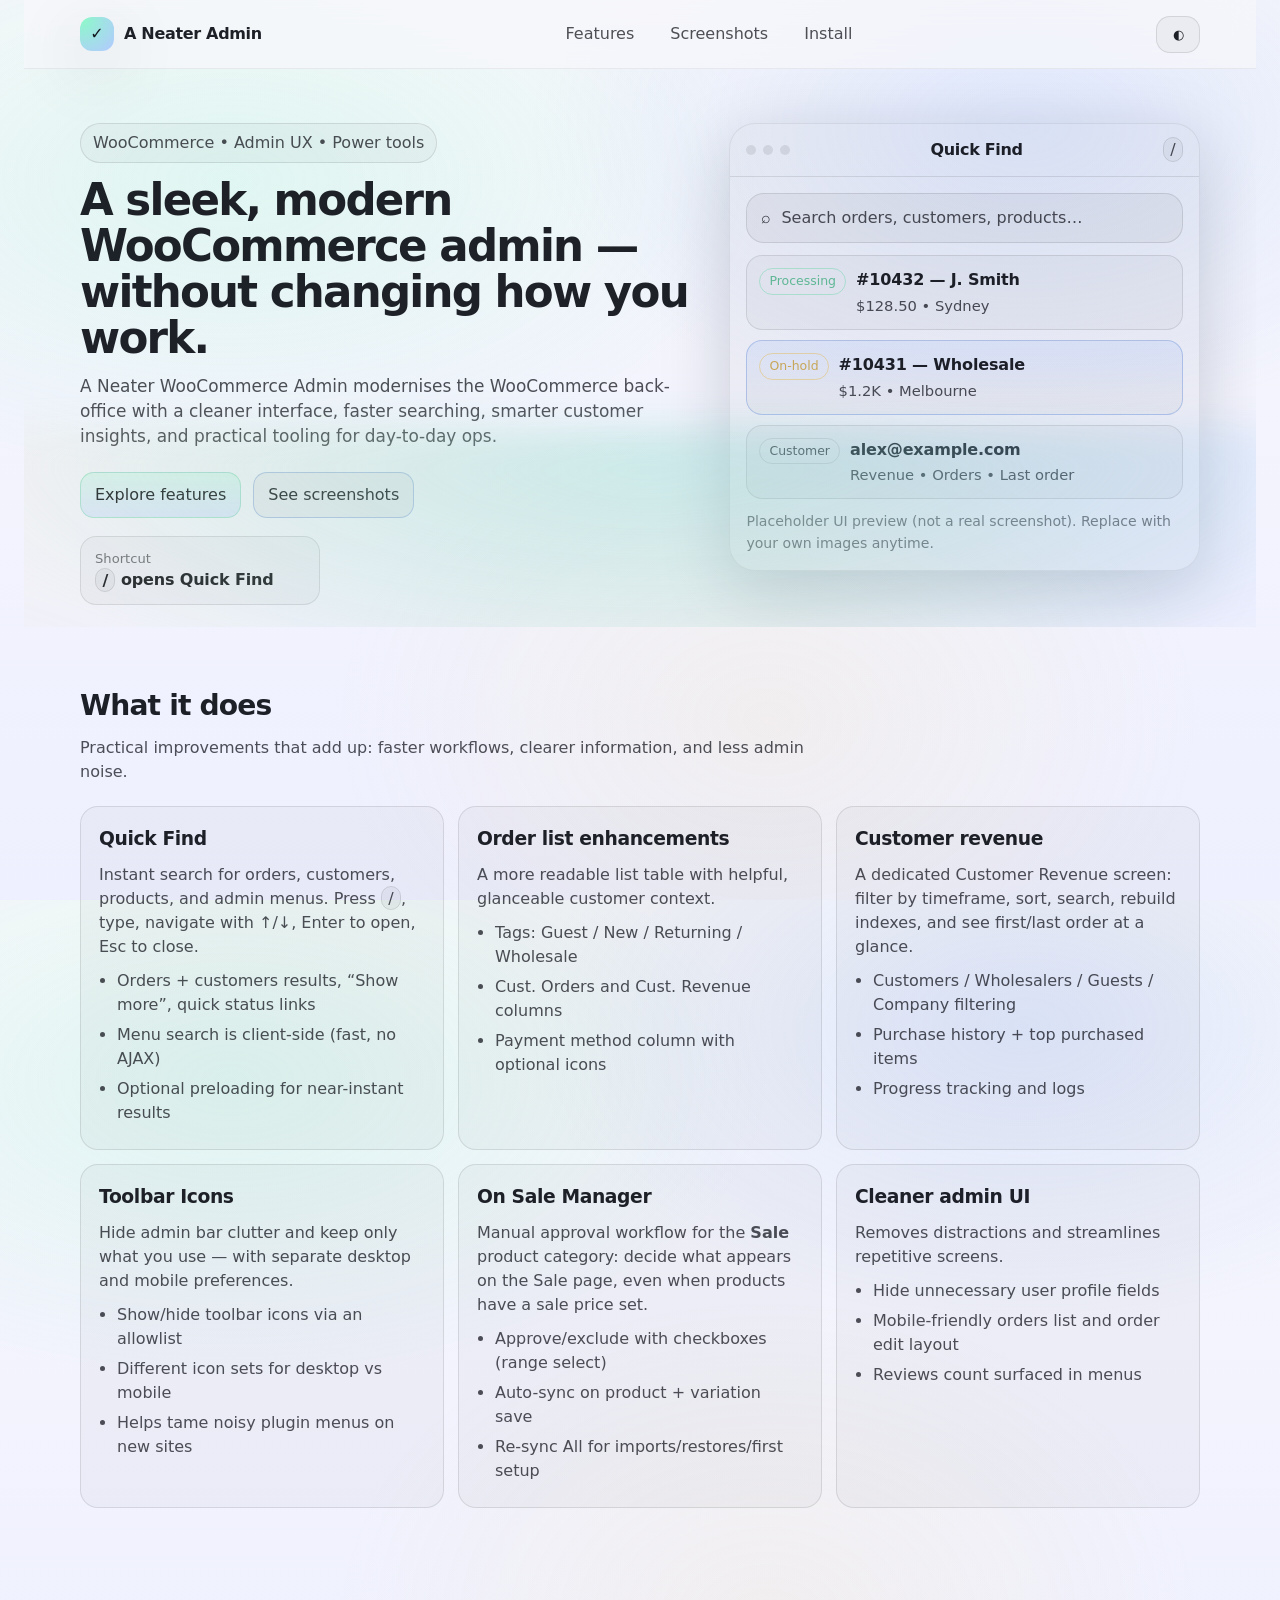
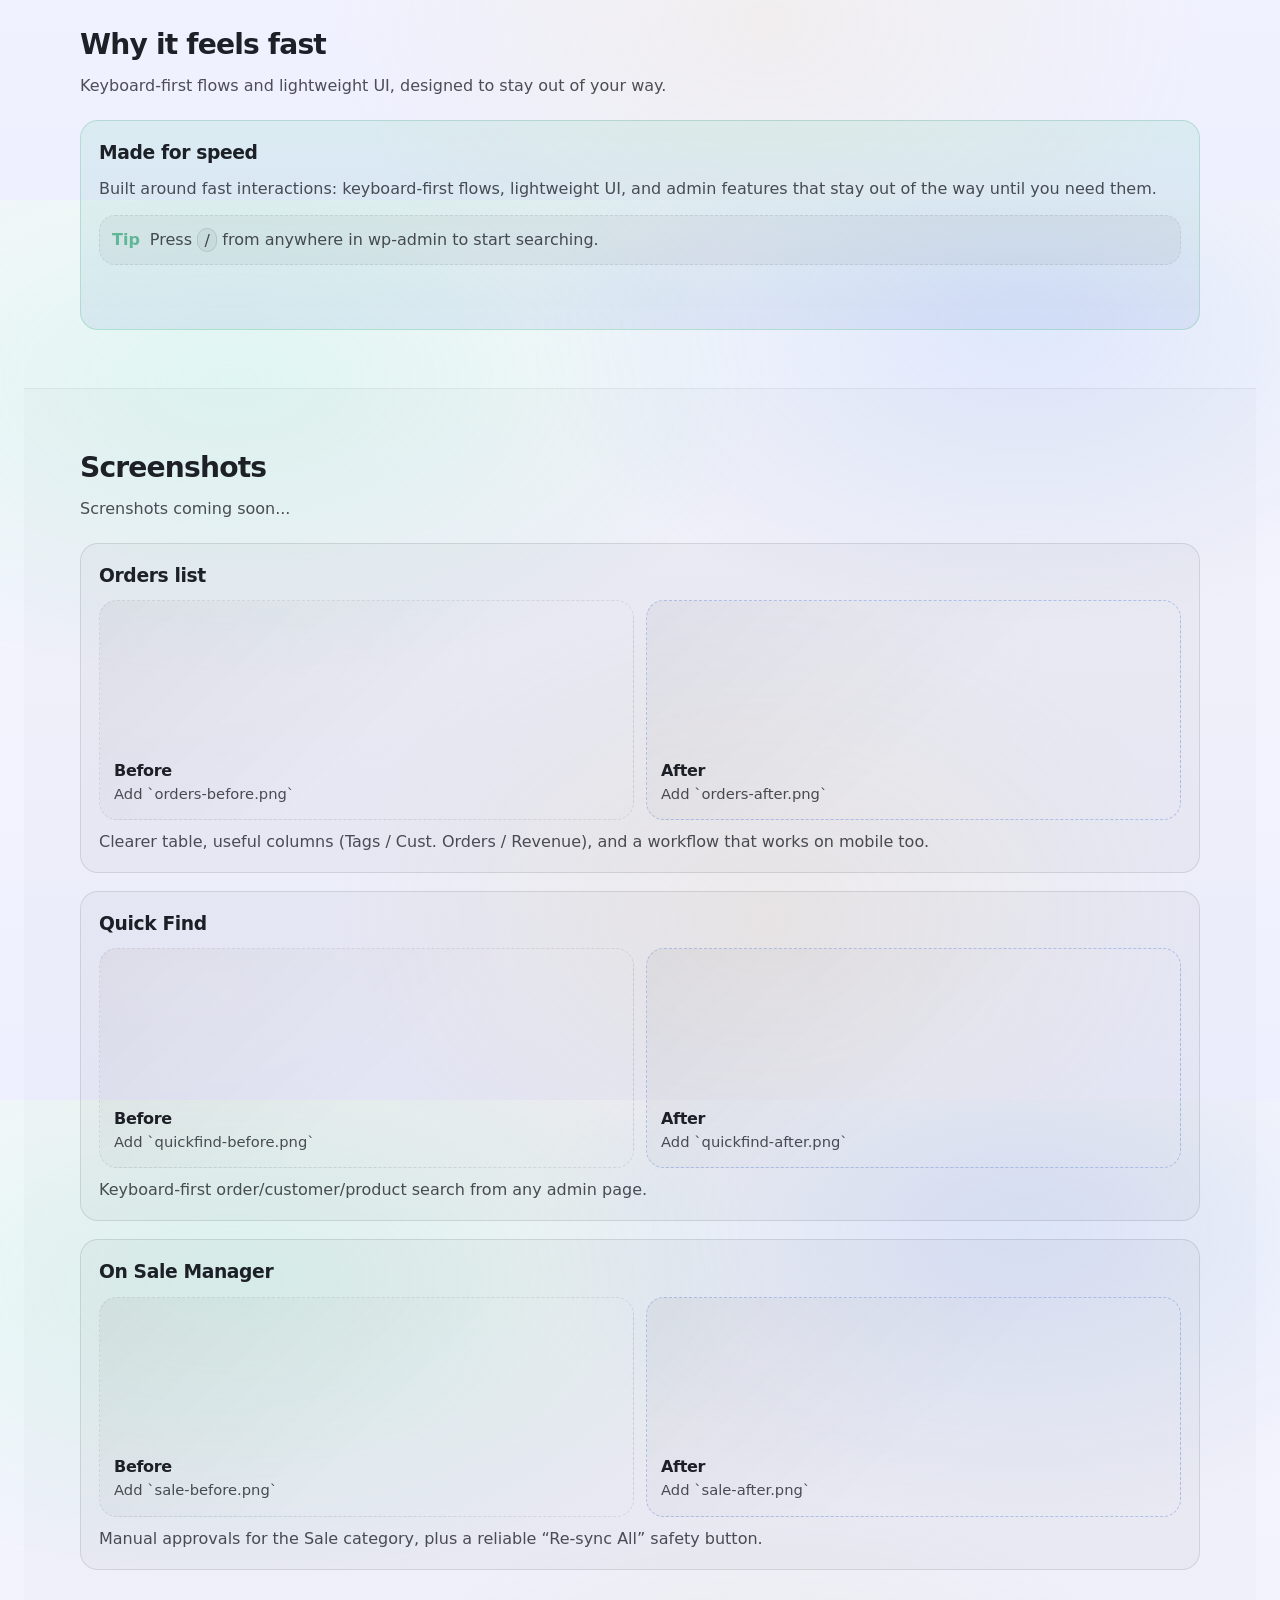
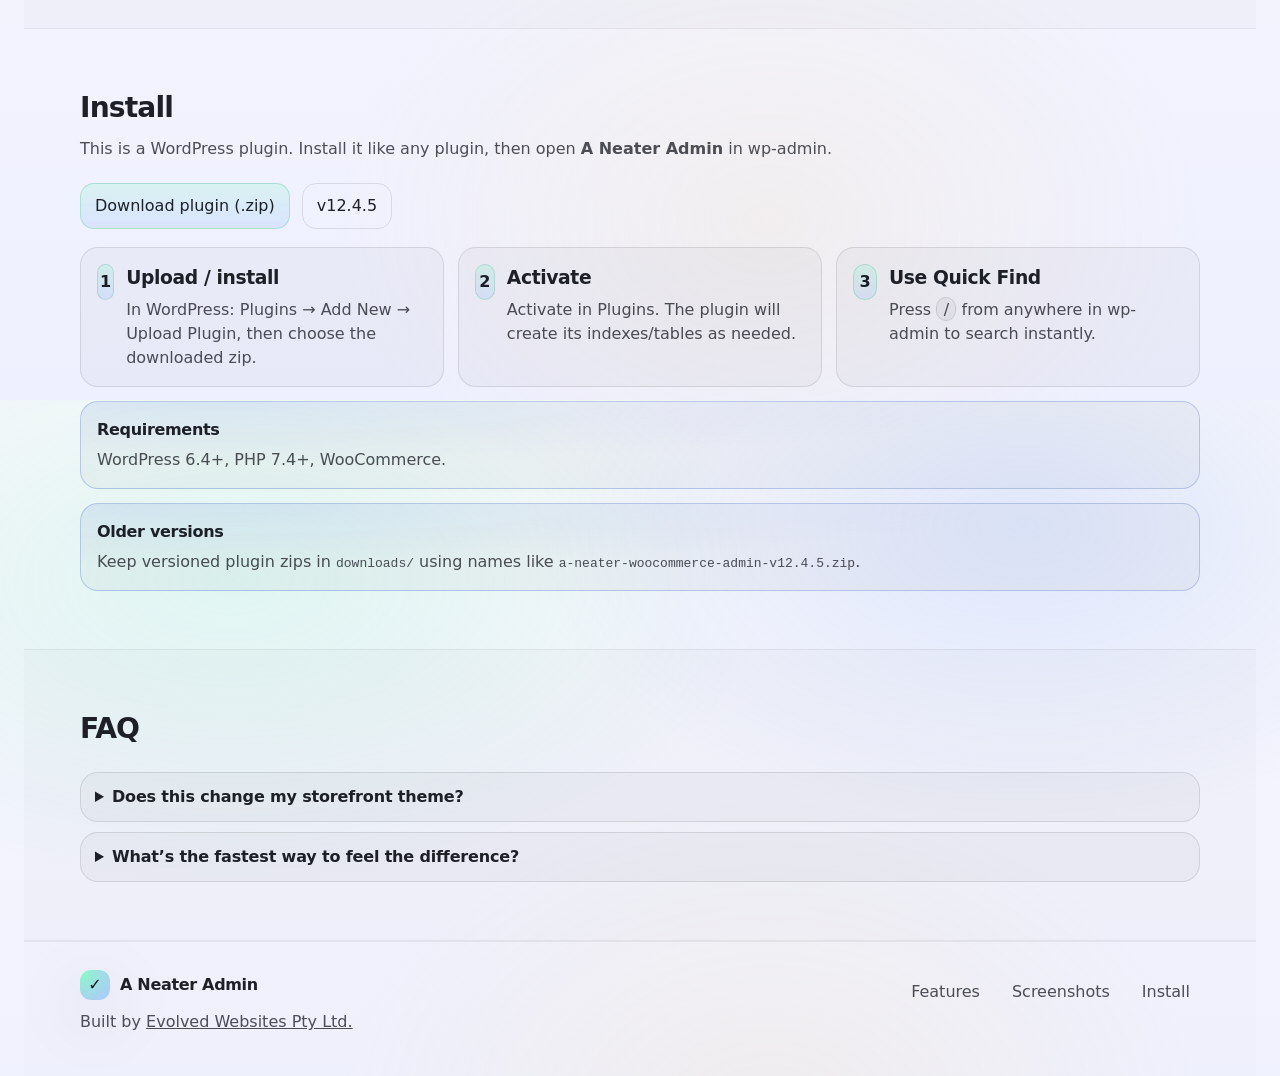
<file: index.html>
<!doctype html>
<html lang="en">
  <head>
    <meta charset="utf-8" />
    <meta name="viewport" content="width=device-width,initial-scale=1" />
    <meta name="color-scheme" content="light dark" />
    <title>A Neater WooCommerce Admin — Free WordPress plugin for a modern WooCommerce admin</title>
    <meta
      name="description"
      content="A Neater WooCommerce Admin modernises the WooCommerce admin with a clean interface, smart customer insights, lightning-fast order search, and manual control over the Sale category."
    />

    <meta property="og:title" content="A Neater WooCommerce Admin — Free WordPress plugin" />
    <meta
      property="og:description"
      content="Modern WooCommerce admin UX: Quick Find, customer revenue insights, order list enhancements, and On Sale Manager."
    />
    <meta property="og:type" content="website" />

    <link rel="icon" href="./favicon.svg" type="image/svg+xml" />
    <link rel="stylesheet" href="./assets/styles.css?v=1.0.0" />
  </head>
  <body>
    <a class="skip" href="#main">Skip to content</a>

    <header class="topbar" role="banner">
      <div class="container topbar__inner">
        <a class="brand" href="./" aria-label="A Neater WooCommerce Admin home">
          <span class="brand__mark" aria-hidden="true">✓</span>
          <span class="brand__text">A Neater Admin</span>
        </a>

        <nav class="nav" aria-label="Primary">
          <a class="nav__link" href="#features">Features</a>
          <a class="nav__link" href="#before-after">Screenshots</a>
          <a class="nav__link" href="#install">Install</a>
        </nav>

        <div class="topbar__cta">
          <div class="topbar__cta--mobile">
            <button class="btn btn--icon" type="button" data-theme-toggle aria-label="Toggle theme">
              <span aria-hidden="true">◐</span>
            </button>
            <a class="btn btn--ghost topbar__cta-download" href="#install">Download</a>
          </div>

        <details class="navm" aria-label="Mobile menu">
          <summary class="btn btn--ghost navm__btn" aria-label="Open menu">Menu</summary>
          <div class="navm__panel" role="menu">
            <a class="navm__link" href="#features" role="menuitem">Features</a>
            <a class="navm__link" href="#before-after" role="menuitem">Screenshots</a>
            <a class="navm__link" href="#install" role="menuitem">Install</a>
          </div>
        </details>
      </div>
    </header>

    <main id="main" class="main" role="main">
      <section class="hero">
        <div class="container hero__inner">
          <div class="hero__copy">
            <p class="pill">WooCommerce • Admin UX • Power tools</p>
            <h1 class="hero__title">
              A sleek, modern WooCommerce admin — without changing how you work.
            </h1>
            <p class="hero__subtitle">
              A Neater WooCommerce Admin modernises the WooCommerce back-office with a cleaner interface, faster
              searching, smarter customer insights, and practical tooling for day-to-day ops.
            </p>

            <div class="hero__actions">
              <a class="btn btn--primary" href="#features">Explore features</a>
              <a class="btn btn--secondary" href="#before-after">See screenshots</a>
            </div>

            <dl class="hero__meta" aria-label="Quick shortcut">
              <div class="hero__metaItem">
                <dt>Shortcut</dt>
                <dd><kbd>/</kbd> opens Quick Find</dd>
              </div>
            </dl>
          </div>

          <div class="hero__card" aria-label="Quick Find preview">
            <div class="glass">
              <div class="glass__top">
                <div class="dots" aria-hidden="true">
                  <span></span><span></span><span></span>
                </div>
                <div class="glass__title">Quick Find</div>
                <div class="glass__hint"><kbd>/</kbd></div>
              </div>
              <div class="glass__body">
                <div class="search">
                  <div class="search__icon" aria-hidden="true">⌕</div>
                  <div class="search__input" aria-hidden="true">Search orders, customers, products…</div>
                </div>
                <ul class="results" aria-hidden="true">
                  <li class="results__item">
                    <span class="tag tag--ok">Processing</span>
                    <span class="results__main">#10432 — J. Smith</span>
                    <span class="results__sub">$128.50 • Sydney</span>
                  </li>
                  <li class="results__item results__item--active">
                    <span class="tag tag--warn">On-hold</span>
                    <span class="results__main">#10431 — Wholesale</span>
                    <span class="results__sub">$1.2K • Melbourne</span>
                  </li>
                  <li class="results__item">
                    <span class="tag">Customer</span>
                    <span class="results__main">alex@example.com</span>
                    <span class="results__sub">Revenue • Orders • Last order</span>
                  </li>
                </ul>
                <p class="micro">
                  Placeholder UI preview (not a real screenshot). Replace with your own images anytime.
                </p>
              </div>
            </div>
          </div>
        </div>
        <div class="hero__bg" aria-hidden="true"></div>
      </section>

      <section id="features" class="section">
        <div class="container">
          <header class="section__head">
            <h2 class="section__title">What it does</h2>
            <p class="section__lede">
              Practical improvements that add up: faster workflows, clearer information, and less admin noise.
            </p>
          </header>

          <div class="grid">
            <article class="card">
              <h3 class="card__title">Quick Find</h3>
              <p class="card__copy">
                Instant search for orders, customers, products, and admin menus. Press <kbd>/</kbd>, type, navigate with
                ↑/↓, Enter to open, Esc to close.
              </p>
              <ul class="card__list">
                <li>Orders + customers results, “Show more”, quick status links</li>
                <li>Menu search is client-side (fast, no AJAX)</li>
                <li>Optional preloading for near-instant results</li>
              </ul>
            </article>

            <article class="card">
              <h3 class="card__title">Order list enhancements</h3>
              <p class="card__copy">
                A more readable list table with helpful, glanceable customer context.
              </p>
              <ul class="card__list">
                <li>Tags: Guest / New / Returning / Wholesale</li>
                <li>Cust. Orders and Cust. Revenue columns</li>
                <li>Payment method column with optional icons</li>
              </ul>
            </article>

            <article class="card">
              <h3 class="card__title">Customer revenue</h3>
              <p class="card__copy">
                A dedicated Customer Revenue screen: filter by timeframe, sort, search, rebuild indexes, and see first/last
                order at a glance.
              </p>
              <ul class="card__list">
                <li>Customers / Wholesalers / Guests / Company filtering</li>
                <li>Purchase history + top purchased items</li>
                <li>Progress tracking and logs</li>
              </ul>
            </article>

            <article class="card">
              <h3 class="card__title">Toolbar Icons</h3>
              <p class="card__copy">
                Hide admin bar clutter and keep only what you use — with separate desktop and mobile preferences.
              </p>
              <ul class="card__list">
                <li>Show/hide toolbar icons via an allowlist</li>
                <li>Different icon sets for desktop vs mobile</li>
                <li>Helps tame noisy plugin menus on new sites</li>
              </ul>
            </article>

            <article class="card">
              <h3 class="card__title">On Sale Manager</h3>
              <p class="card__copy">
                Manual approval workflow for the <strong>Sale</strong> product category: decide what appears on the Sale page,
                even when products have a sale price set.
              </p>
              <ul class="card__list">
                <li>Approve/exclude with checkboxes (range select)</li>
                <li>Auto-sync on product + variation save</li>
                <li>Re-sync All for imports/restores/first setup</li>
              </ul>
            </article>

            <article class="card">
              <h3 class="card__title">Cleaner admin UI</h3>
              <p class="card__copy">
                Removes distractions and streamlines repetitive screens.
              </p>
              <ul class="card__list">
                <li>Hide unnecessary user profile fields</li>
                <li>Mobile-friendly orders list and order edit layout</li>
                <li>Reviews count surfaced in menus</li>
              </ul>
            </article>
          </div>
        </div>
      </section>

      <section class="section">
        <div class="container">
          <header class="section__head">
            <h2 class="section__title">Why it feels fast</h2>
            <p class="section__lede">Keyboard-first flows and lightweight UI, designed to stay out of your way.</p>
          </header>

          <article class="card card--accent">
            <h3 class="card__title">Made for speed</h3>
            <p class="card__copy">
              Built around fast interactions: keyboard-first flows, lightweight UI, and admin features that stay out of
              the way until you need them.
            </p>
            <div class="callout">
              <div class="callout__k">Tip</div>
              <div class="callout__v">Press <kbd>/</kbd> from anywhere in wp-admin to start searching.</div>
            </div>
          </article>
        </div>
      </section>

      <section id="before-after" class="section section--alt">
        <div class="container">
          <header class="section__head">
            <h2 class="section__title">Screenshots</h2>
            <p class="section__lede">
              Screnshots coming soon...
            </p>
          </header>

          <div class="ba">
            <article class="ba__item">
              <h3 class="ba__title">Orders list</h3>
              <div class="ba__grid">
                <figure class="shot">
                  <div class="shot__ph" role="img" aria-label="Before screenshot placeholder">
                    <span class="shot__label">Before</span>
                    <span class="shot__hint">Add `orders-before.png`</span>
                  </div>
                </figure>
                <figure class="shot">
                  <div class="shot__ph shot__ph--after" role="img" aria-label="After screenshot placeholder">
                    <span class="shot__label">After</span>
                    <span class="shot__hint">Add `orders-after.png`</span>
                  </div>
                </figure>
              </div>
              <p class="ba__copy">
                Clearer table, useful columns (Tags / Cust. Orders / Revenue), and a workflow that works on mobile too.
              </p>
            </article>

            <article class="ba__item">
              <h3 class="ba__title">Quick Find</h3>
              <div class="ba__grid">
                <figure class="shot">
                  <div class="shot__ph" role="img" aria-label="Before screenshot placeholder">
                    <span class="shot__label">Before</span>
                    <span class="shot__hint">Add `quickfind-before.png`</span>
                  </div>
                </figure>
                <figure class="shot">
                  <div class="shot__ph shot__ph--after" role="img" aria-label="After screenshot placeholder">
                    <span class="shot__label">After</span>
                    <span class="shot__hint">Add `quickfind-after.png`</span>
                  </div>
                </figure>
              </div>
              <p class="ba__copy">
                Keyboard-first order/customer/product search from any admin page.
              </p>
            </article>

            <article class="ba__item">
              <h3 class="ba__title">On Sale Manager</h3>
              <div class="ba__grid">
                <figure class="shot">
                  <div class="shot__ph" role="img" aria-label="Before screenshot placeholder">
                    <span class="shot__label">Before</span>
                    <span class="shot__hint">Add `sale-before.png`</span>
                  </div>
                </figure>
                <figure class="shot">
                  <div class="shot__ph shot__ph--after" role="img" aria-label="After screenshot placeholder">
                    <span class="shot__label">After</span>
                    <span class="shot__hint">Add `sale-after.png`</span>
                  </div>
                </figure>
              </div>
              <p class="ba__copy">
                Manual approvals for the Sale category, plus a reliable “Re-sync All” safety button.
              </p>
            </article>
          </div>
        </div>
      </section>

      <section id="install" class="section">
        <div class="container">
          <header class="section__head">
            <h2 class="section__title">Install</h2>
            <p class="section__lede">
              This is a WordPress plugin. Install it like any plugin, then open <strong>A Neater Admin</strong> in wp-admin.
            </p>
          </header>

          <div class="hero__actions" style="margin: 0 0 18px">
            <a class="btn btn--primary" href="./downloads/a-neater-woocommerce-admin-latest.zip" download>
              Download plugin (.zip)
            </a>
            <a class="btn btn--ghost" href="./downloads/a-neater-woocommerce-admin-v12.4.5.zip" download>
              v12.4.5
            </a>
          </div>

          <div class="steps">
            <div class="step">
              <div class="step__n">1</div>
              <div class="step__body">
                <h3 class="step__title">Upload / install</h3>
                <p class="step__copy">
                  In WordPress: Plugins → Add New → Upload Plugin, then choose the downloaded zip.
                </p>
              </div>
            </div>
            <div class="step">
              <div class="step__n">2</div>
              <div class="step__body">
                <h3 class="step__title">Activate</h3>
                <p class="step__copy">Activate in Plugins. The plugin will create its indexes/tables as needed.</p>
              </div>
            </div>
            <div class="step">
              <div class="step__n">3</div>
              <div class="step__body">
                <h3 class="step__title">Use Quick Find</h3>
                <p class="step__copy">Press <kbd>/</kbd> from anywhere in wp-admin to search instantly.</p>
              </div>
            </div>
          </div>

          <div class="note">
            <div class="note__title">Requirements</div>
            <p class="note__copy">WordPress 6.4+, PHP 7.4+, WooCommerce.</p>
          </div>

          <div class="note">
            <div class="note__title">Older versions</div>
            <p class="note__copy">
              Keep versioned plugin zips in <code>downloads/</code> using names like
              <code>a-neater-woocommerce-admin-v12.4.5.zip</code>.
            </p>
          </div>
        </div>
      </section>

      <section id="faq" class="section section--alt">
        <div class="container">
          <header class="section__head">
            <h2 class="section__title">FAQ</h2>
          </header>

          <div class="faq">
            <details class="faq__item">
              <summary class="faq__q">Does this change my storefront theme?</summary>
              <div class="faq__a">
                No. It focuses on wp-admin and WooCommerce management workflows.
              </div>
            </details>
            <details class="faq__item">
              <summary class="faq__q">What’s the fastest way to feel the difference?</summary>
              <div class="faq__a">
                Use Quick Find (<kbd>/</kbd>) and the enhanced Orders list columns. Those two alone save time immediately.
              </div>
            </details>
          </div>
        </div>
      </section>
    </main>

    <footer class="footer">
      <div class="container footer__inner">
        <div class="footer__left">
          <div class="brand brand--small">
            <span class="brand__mark" aria-hidden="true">✓</span>
            <span class="brand__text">A Neater Admin</span>
          </div>
          <p class="footer__copy">
            Built by <a href="https://www.evolvedwebsites.com.au/" target="_blank" rel="noopener noreferrer">Evolved Websites Pty Ltd.</a>
          </p>
        </div>
        <div class="footer__right">
          <a class="footer__link" href="#features">Features</a>
          <a class="footer__link" href="#before-after">Screenshots</a>
          <a class="footer__link" href="#install">Install</a>
        </div>
      </div>
    </footer>

    <button class="toTop" type="button" data-to-top aria-label="Back to top">
      <span aria-hidden="true">↑</span>
    </button>

    <div class="fabMenu" data-fab-menu>
      <button class="fabMenu__btn" type="button" data-fab-menu-toggle aria-label="Open menu">
        <span aria-hidden="true">☰</span>
      </button>
      <div class="fabMenu__panel" role="menu" aria-label="Quick menu">
        <a class="fabMenu__link" href="#features" role="menuitem">Features</a>
        <a class="fabMenu__link" href="#before-after" role="menuitem">Screenshots</a>
        <a class="fabMenu__link" href="#install" role="menuitem">Install</a>
      </div>
    </div>

    <script src="./assets/app.js" defer></script>
  </body>
</html>
</file>
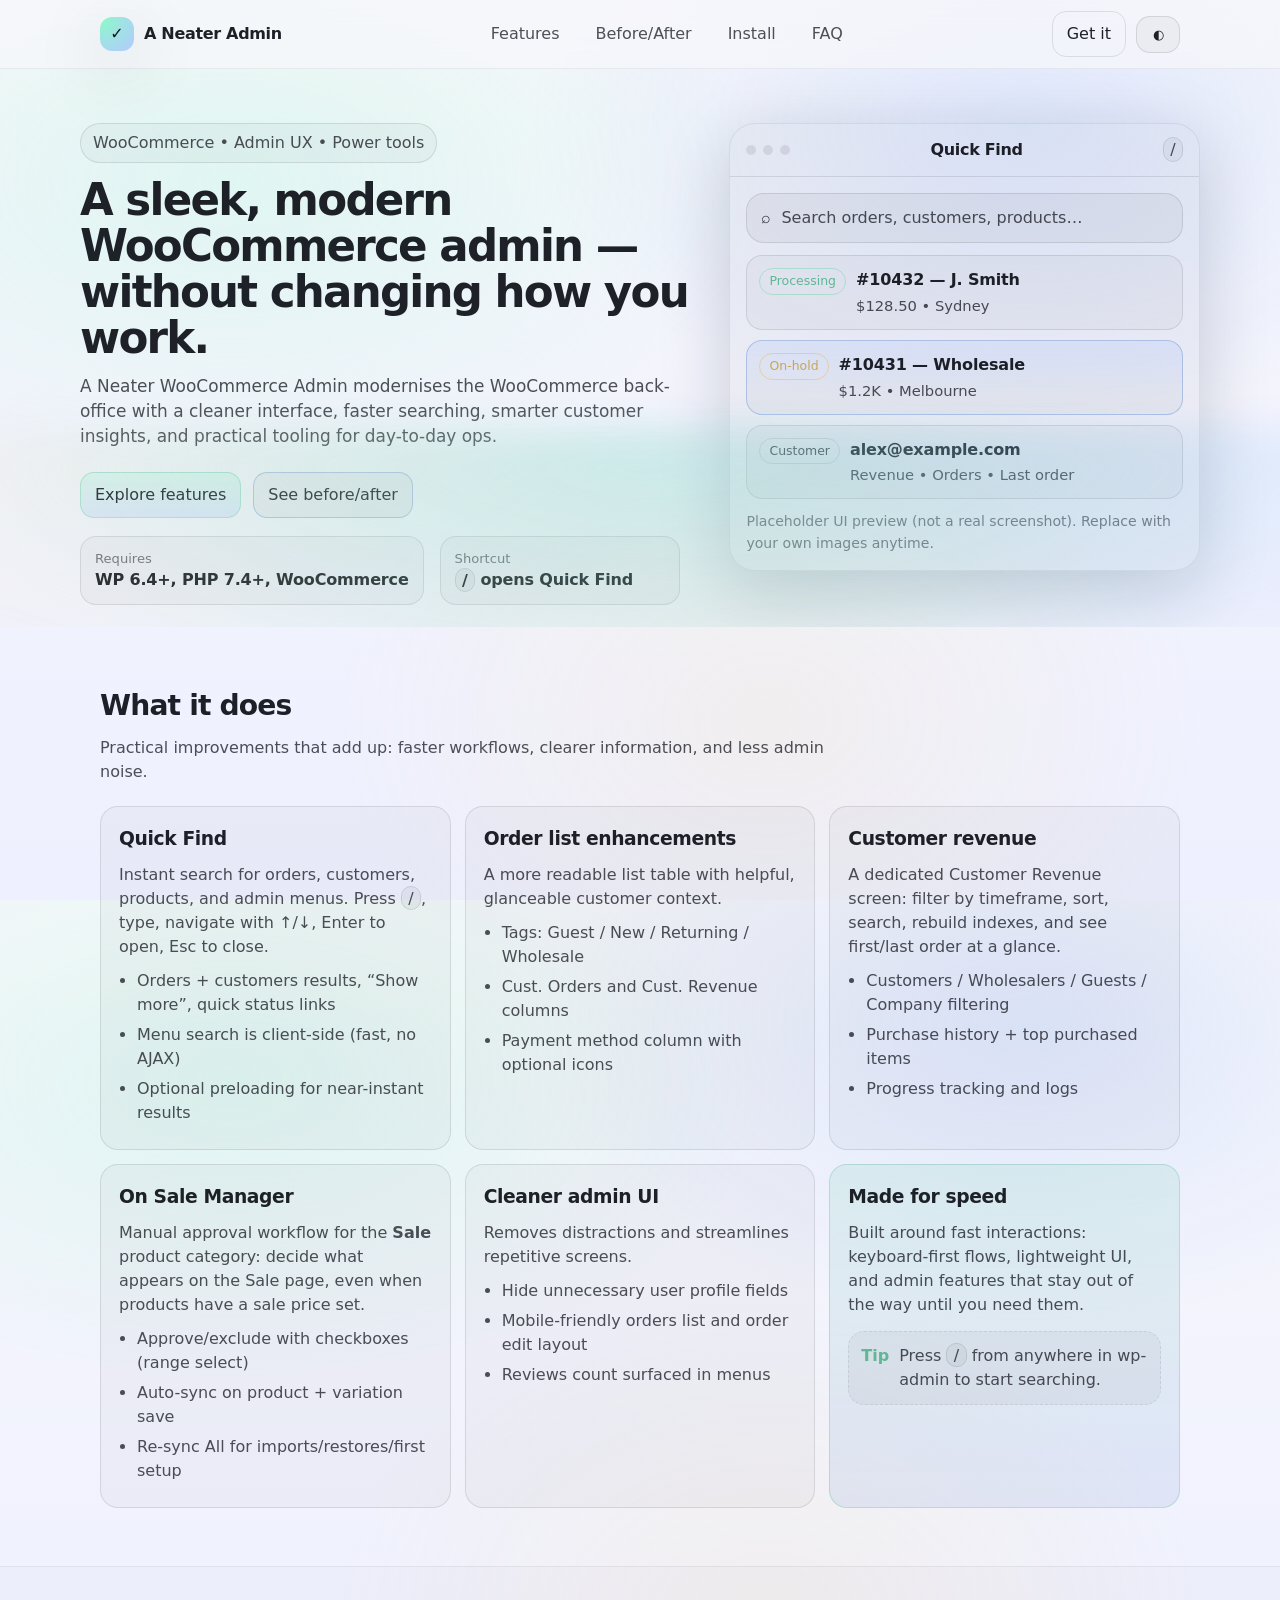
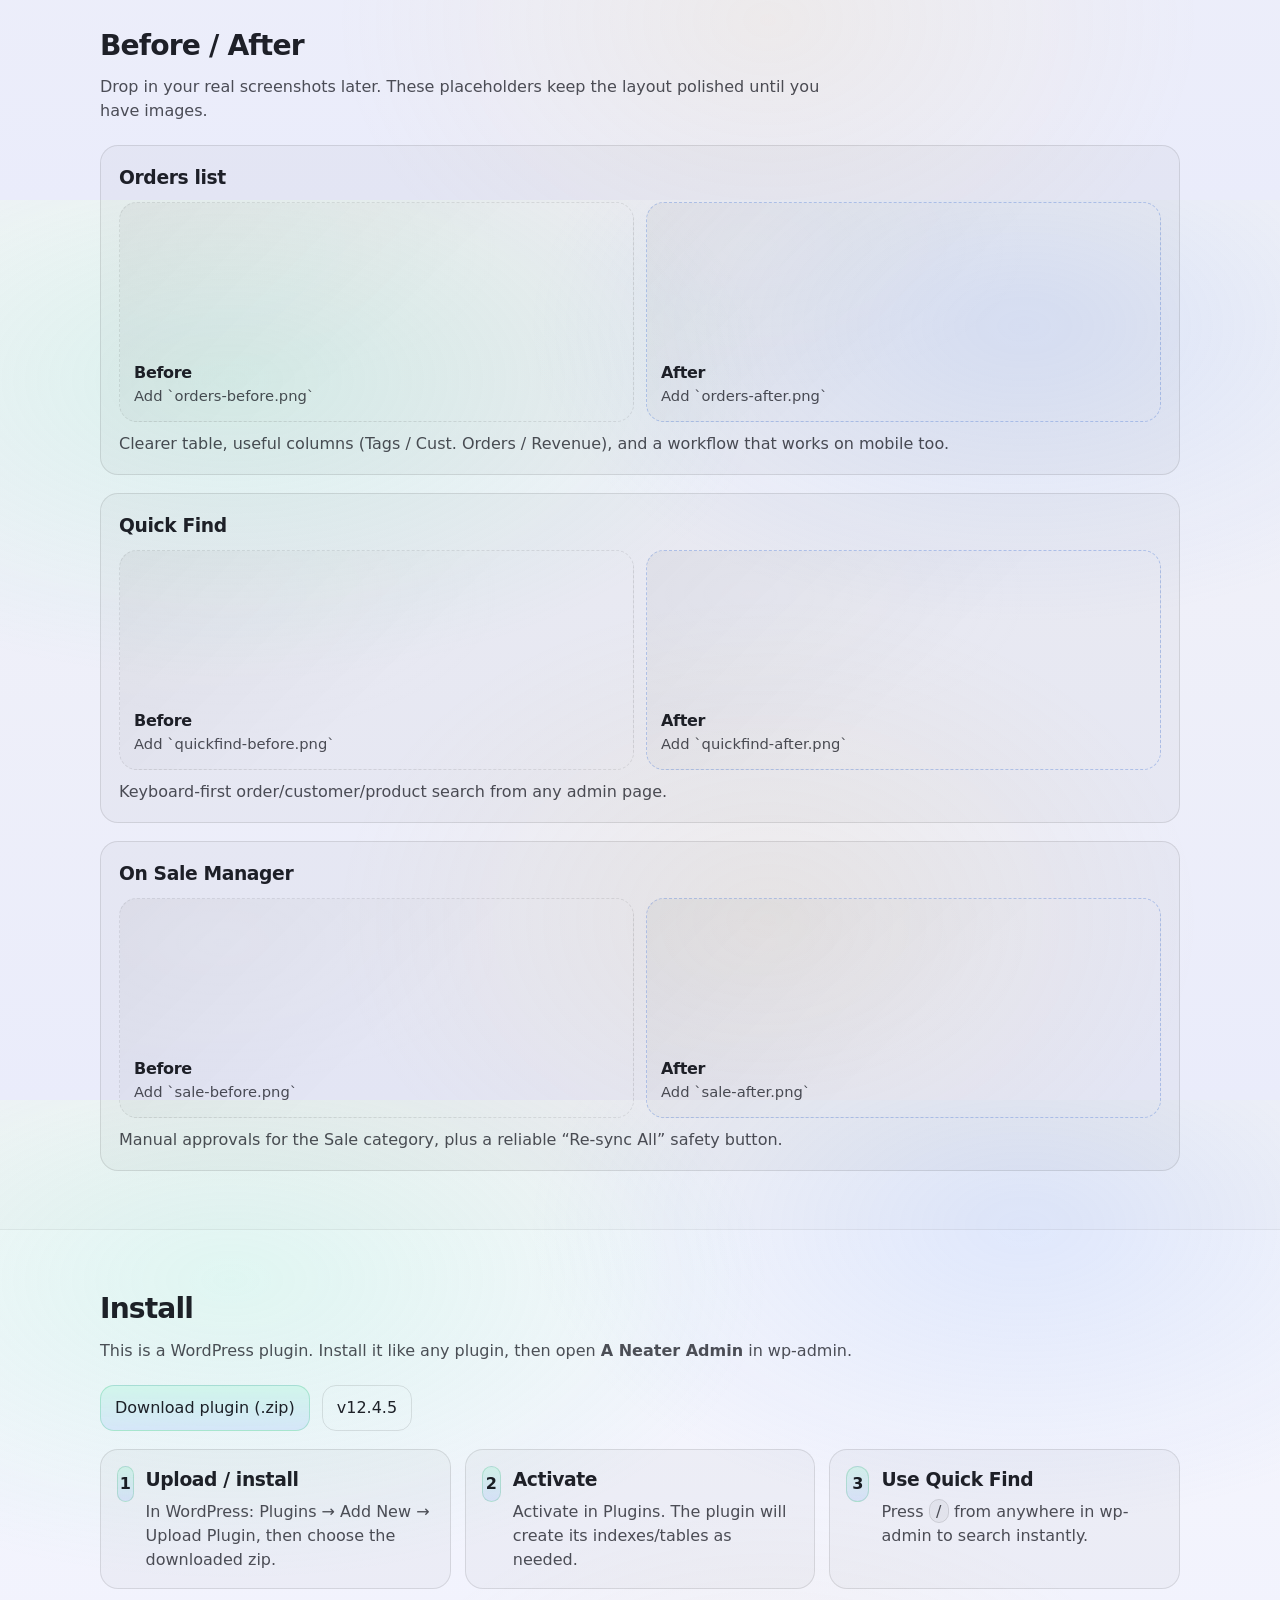
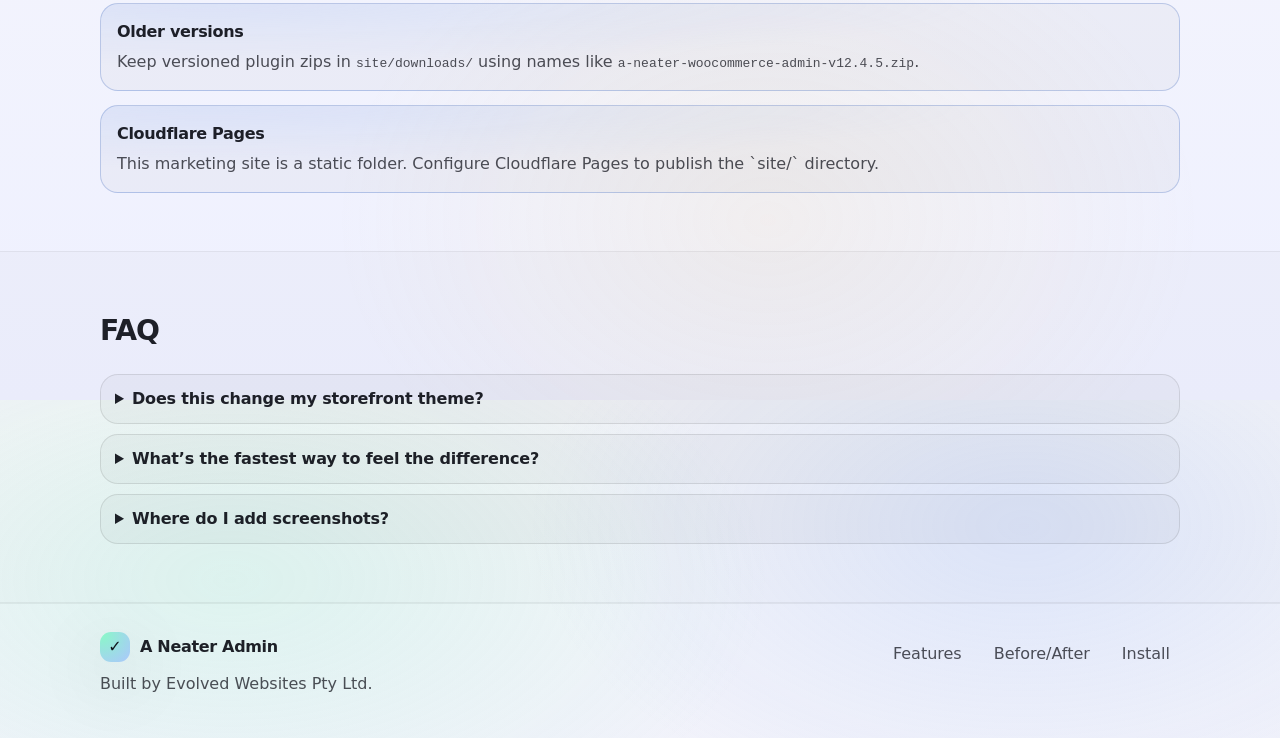
<file: site/index.html>
<!doctype html>
<html lang="en">
  <head>
    <meta charset="utf-8" />
    <meta name="viewport" content="width=device-width,initial-scale=1" />
    <meta name="color-scheme" content="light dark" />
    <title>A Neater WooCommerce Admin — Modern WooCommerce admin UX</title>
    <meta
      name="description"
      content="A Neater WooCommerce Admin modernises the WooCommerce admin with a clean interface, smart customer insights, lightning-fast order search, and manual control over the Sale category."
    />

    <meta property="og:title" content="A Neater WooCommerce Admin" />
    <meta
      property="og:description"
      content="Modern WooCommerce admin UX: Quick Find, customer revenue insights, order list enhancements, and On Sale Manager."
    />
    <meta property="og:type" content="website" />

    <link rel="icon" href="./favicon.svg" type="image/svg+xml" />
    <link rel="stylesheet" href="./assets/styles.css" />
  </head>
  <body>
    <a class="skip" href="#main">Skip to content</a>

    <header class="topbar" role="banner">
      <div class="container topbar__inner">
        <a class="brand" href="./" aria-label="A Neater WooCommerce Admin home">
          <span class="brand__mark" aria-hidden="true">✓</span>
          <span class="brand__text">A Neater Admin</span>
        </a>

        <nav class="nav" aria-label="Primary">
          <a class="nav__link" href="#features">Features</a>
          <a class="nav__link" href="#before-after">Before/After</a>
          <a class="nav__link" href="#install">Install</a>
          <a class="nav__link" href="#faq">FAQ</a>
        </nav>

        <div class="topbar__cta">
          <a class="btn btn--ghost" href="#install">Get it</a>
          <button class="btn btn--icon" type="button" data-theme-toggle aria-label="Toggle theme">
            <span aria-hidden="true">◐</span>
          </button>
        </div>
      </div>
    </header>

    <main id="main" class="main" role="main">
      <section class="hero">
        <div class="container hero__inner">
          <div class="hero__copy">
            <p class="pill">WooCommerce • Admin UX • Power tools</p>
            <h1 class="hero__title">
              A sleek, modern WooCommerce admin — without changing how you work.
            </h1>
            <p class="hero__subtitle">
              A Neater WooCommerce Admin modernises the WooCommerce back-office with a cleaner interface, faster
              searching, smarter customer insights, and practical tooling for day-to-day ops.
            </p>

            <div class="hero__actions">
              <a class="btn btn--primary" href="#features">Explore features</a>
              <a class="btn btn--secondary" href="#before-after">See before/after</a>
            </div>

            <dl class="hero__meta" aria-label="Requirements">
              <div class="hero__metaItem">
                <dt>Requires</dt>
                <dd>WP 6.4+, PHP 7.4+, WooCommerce</dd>
              </div>
              <div class="hero__metaItem">
                <dt>Shortcut</dt>
                <dd><kbd>/</kbd> opens Quick Find</dd>
              </div>
            </dl>
          </div>

          <div class="hero__card" aria-label="Quick Find preview">
            <div class="glass">
              <div class="glass__top">
                <div class="dots" aria-hidden="true">
                  <span></span><span></span><span></span>
                </div>
                <div class="glass__title">Quick Find</div>
                <div class="glass__hint"><kbd>/</kbd></div>
              </div>
              <div class="glass__body">
                <div class="search">
                  <div class="search__icon" aria-hidden="true">⌕</div>
                  <div class="search__input" aria-hidden="true">Search orders, customers, products…</div>
                </div>
                <ul class="results" aria-hidden="true">
                  <li class="results__item">
                    <span class="tag tag--ok">Processing</span>
                    <span class="results__main">#10432 — J. Smith</span>
                    <span class="results__sub">$128.50 • Sydney</span>
                  </li>
                  <li class="results__item results__item--active">
                    <span class="tag tag--warn">On-hold</span>
                    <span class="results__main">#10431 — Wholesale</span>
                    <span class="results__sub">$1.2K • Melbourne</span>
                  </li>
                  <li class="results__item">
                    <span class="tag">Customer</span>
                    <span class="results__main">alex@example.com</span>
                    <span class="results__sub">Revenue • Orders • Last order</span>
                  </li>
                </ul>
                <p class="micro">
                  Placeholder UI preview (not a real screenshot). Replace with your own images anytime.
                </p>
              </div>
            </div>
          </div>
        </div>
        <div class="hero__bg" aria-hidden="true"></div>
      </section>

      <section id="features" class="section">
        <div class="container">
          <header class="section__head">
            <h2 class="section__title">What it does</h2>
            <p class="section__lede">
              Practical improvements that add up: faster workflows, clearer information, and less admin noise.
            </p>
          </header>

          <div class="grid">
            <article class="card">
              <h3 class="card__title">Quick Find</h3>
              <p class="card__copy">
                Instant search for orders, customers, products, and admin menus. Press <kbd>/</kbd>, type, navigate with
                ↑/↓, Enter to open, Esc to close.
              </p>
              <ul class="card__list">
                <li>Orders + customers results, “Show more”, quick status links</li>
                <li>Menu search is client-side (fast, no AJAX)</li>
                <li>Optional preloading for near-instant results</li>
              </ul>
            </article>

            <article class="card">
              <h3 class="card__title">Order list enhancements</h3>
              <p class="card__copy">
                A more readable list table with helpful, glanceable customer context.
              </p>
              <ul class="card__list">
                <li>Tags: Guest / New / Returning / Wholesale</li>
                <li>Cust. Orders and Cust. Revenue columns</li>
                <li>Payment method column with optional icons</li>
              </ul>
            </article>

            <article class="card">
              <h3 class="card__title">Customer revenue</h3>
              <p class="card__copy">
                A dedicated Customer Revenue screen: filter by timeframe, sort, search, rebuild indexes, and see first/last
                order at a glance.
              </p>
              <ul class="card__list">
                <li>Customers / Wholesalers / Guests / Company filtering</li>
                <li>Purchase history + top purchased items</li>
                <li>Progress tracking and logs</li>
              </ul>
            </article>

            <article class="card">
              <h3 class="card__title">On Sale Manager</h3>
              <p class="card__copy">
                Manual approval workflow for the <strong>Sale</strong> product category: decide what appears on the Sale page,
                even when products have a sale price set.
              </p>
              <ul class="card__list">
                <li>Approve/exclude with checkboxes (range select)</li>
                <li>Auto-sync on product + variation save</li>
                <li>Re-sync All for imports/restores/first setup</li>
              </ul>
            </article>

            <article class="card">
              <h3 class="card__title">Cleaner admin UI</h3>
              <p class="card__copy">
                Removes distractions and streamlines repetitive screens.
              </p>
              <ul class="card__list">
                <li>Hide unnecessary user profile fields</li>
                <li>Mobile-friendly orders list and order edit layout</li>
                <li>Reviews count surfaced in menus</li>
              </ul>
            </article>

            <article class="card card--accent">
              <h3 class="card__title">Made for speed</h3>
              <p class="card__copy">
                Built around fast interactions: keyboard-first flows, lightweight UI, and admin features that stay out of
                the way until you need them.
              </p>
              <div class="callout">
                <div class="callout__k">Tip</div>
                <div class="callout__v">Press <kbd>/</kbd> from anywhere in wp-admin to start searching.</div>
              </div>
            </article>
          </div>
        </div>
      </section>

      <section id="before-after" class="section section--alt">
        <div class="container">
          <header class="section__head">
            <h2 class="section__title">Before / After</h2>
            <p class="section__lede">
              Drop in your real screenshots later. These placeholders keep the layout polished until you have images.
            </p>
          </header>

          <div class="ba">
            <article class="ba__item">
              <h3 class="ba__title">Orders list</h3>
              <div class="ba__grid">
                <figure class="shot">
                  <div class="shot__ph" role="img" aria-label="Before screenshot placeholder">
                    <span class="shot__label">Before</span>
                    <span class="shot__hint">Add `orders-before.png`</span>
                  </div>
                </figure>
                <figure class="shot">
                  <div class="shot__ph shot__ph--after" role="img" aria-label="After screenshot placeholder">
                    <span class="shot__label">After</span>
                    <span class="shot__hint">Add `orders-after.png`</span>
                  </div>
                </figure>
              </div>
              <p class="ba__copy">
                Clearer table, useful columns (Tags / Cust. Orders / Revenue), and a workflow that works on mobile too.
              </p>
            </article>

            <article class="ba__item">
              <h3 class="ba__title">Quick Find</h3>
              <div class="ba__grid">
                <figure class="shot">
                  <div class="shot__ph" role="img" aria-label="Before screenshot placeholder">
                    <span class="shot__label">Before</span>
                    <span class="shot__hint">Add `quickfind-before.png`</span>
                  </div>
                </figure>
                <figure class="shot">
                  <div class="shot__ph shot__ph--after" role="img" aria-label="After screenshot placeholder">
                    <span class="shot__label">After</span>
                    <span class="shot__hint">Add `quickfind-after.png`</span>
                  </div>
                </figure>
              </div>
              <p class="ba__copy">
                Keyboard-first order/customer/product search from any admin page.
              </p>
            </article>

            <article class="ba__item">
              <h3 class="ba__title">On Sale Manager</h3>
              <div class="ba__grid">
                <figure class="shot">
                  <div class="shot__ph" role="img" aria-label="Before screenshot placeholder">
                    <span class="shot__label">Before</span>
                    <span class="shot__hint">Add `sale-before.png`</span>
                  </div>
                </figure>
                <figure class="shot">
                  <div class="shot__ph shot__ph--after" role="img" aria-label="After screenshot placeholder">
                    <span class="shot__label">After</span>
                    <span class="shot__hint">Add `sale-after.png`</span>
                  </div>
                </figure>
              </div>
              <p class="ba__copy">
                Manual approvals for the Sale category, plus a reliable “Re-sync All” safety button.
              </p>
            </article>
          </div>
        </div>
      </section>

      <section id="install" class="section">
        <div class="container">
          <header class="section__head">
            <h2 class="section__title">Install</h2>
            <p class="section__lede">
              This is a WordPress plugin. Install it like any plugin, then open <strong>A Neater Admin</strong> in wp-admin.
            </p>
          </header>

          <div class="hero__actions" style="margin: 0 0 18px">
            <a class="btn btn--primary" href="./downloads/a-neater-woocommerce-admin-latest.zip" download>
              Download plugin (.zip)
            </a>
            <a class="btn btn--ghost" href="./downloads/a-neater-woocommerce-admin-v12.4.5.zip" download>
              v12.4.5
            </a>
          </div>

          <div class="steps">
            <div class="step">
              <div class="step__n">1</div>
              <div class="step__body">
                <h3 class="step__title">Upload / install</h3>
                <p class="step__copy">
                  In WordPress: Plugins → Add New → Upload Plugin, then choose the downloaded zip.
                </p>
              </div>
            </div>
            <div class="step">
              <div class="step__n">2</div>
              <div class="step__body">
                <h3 class="step__title">Activate</h3>
                <p class="step__copy">Activate in Plugins. The plugin will create its indexes/tables as needed.</p>
              </div>
            </div>
            <div class="step">
              <div class="step__n">3</div>
              <div class="step__body">
                <h3 class="step__title">Use Quick Find</h3>
                <p class="step__copy">Press <kbd>/</kbd> from anywhere in wp-admin to search instantly.</p>
              </div>
            </div>
          </div>

          <div class="note">
            <div class="note__title">Older versions</div>
            <p class="note__copy">
              Keep versioned plugin zips in <code>site/downloads/</code> using names like
              <code>a-neater-woocommerce-admin-v12.4.5.zip</code>.
            </p>
          </div>

          <div class="note">
            <div class="note__title">Cloudflare Pages</div>
            <p class="note__copy">
              This marketing site is a static folder. Configure Cloudflare Pages to publish the `site/` directory.
            </p>
          </div>
        </div>
      </section>

      <section id="faq" class="section section--alt">
        <div class="container">
          <header class="section__head">
            <h2 class="section__title">FAQ</h2>
          </header>

          <div class="faq">
            <details class="faq__item">
              <summary class="faq__q">Does this change my storefront theme?</summary>
              <div class="faq__a">
                No. It focuses on wp-admin and WooCommerce management workflows.
              </div>
            </details>
            <details class="faq__item">
              <summary class="faq__q">What’s the fastest way to feel the difference?</summary>
              <div class="faq__a">
                Use Quick Find (<kbd>/</kbd>) and the enhanced Orders list columns. Those two alone save time immediately.
              </div>
            </details>
            <details class="faq__item">
              <summary class="faq__q">Where do I add screenshots?</summary>
              <div class="faq__a">
                Put images in `site/assets/screens/` (create it) and replace the placeholders in the Before/After section.
              </div>
            </details>
          </div>
        </div>
      </section>
    </main>

    <footer class="footer">
      <div class="container footer__inner">
        <div class="footer__left">
          <div class="brand brand--small">
            <span class="brand__mark" aria-hidden="true">✓</span>
            <span class="brand__text">A Neater Admin</span>
          </div>
          <p class="footer__copy">
            Built by Evolved Websites Pty Ltd.
          </p>
        </div>
        <div class="footer__right">
          <a class="footer__link" href="#features">Features</a>
          <a class="footer__link" href="#before-after">Before/After</a>
          <a class="footer__link" href="#install">Install</a>
        </div>
      </div>
    </footer>

    <script src="./assets/app.js" defer></script>
  </body>
</html>
</file>
<file: assets/styles.css>
:root{
  --bg: #0b0d12;
  --bg2: #0f1422;
  --surface: rgba(255,255,255,.06);
  --surface2: rgba(255,255,255,.09);
  --line: rgba(255,255,255,.12);
  --text: rgba(255,255,255,.92);
  --muted: rgba(255,255,255,.70);
  --faint: rgba(255,255,255,.55);
  --brand: #7cf7c3;
  --brand2:#7aa7ff;
  --warn:#ffd36a;
  --ok:#7cf7c3;
  --shadow: 0 18px 70px rgba(0,0,0,.55);
  --radius: 18px;
  --radius2: 26px;
  --max: 1120px;
  --font: ui-sans-serif, system-ui, -apple-system, Segoe UI, Roboto, Helvetica, Arial, "Apple Color Emoji", "Segoe UI Emoji";
}

@media (prefers-color-scheme: light){
  :root{
    --bg: #f7f7fb;
    --bg2:#eef0ff;
    --surface: rgba(0,0,0,.04);
    --surface2: rgba(0,0,0,.06);
    --line: rgba(0,0,0,.10);
    --text: rgba(12,14,22,.92);
    --muted: rgba(12,14,22,.72);
    --faint: rgba(12,14,22,.55);
    --shadow: 0 18px 70px rgba(10,20,40,.18);
  }
}

[data-theme="dark"]{
  --bg: #0b0d12;
  --bg2:#0f1422;
  --surface: rgba(255,255,255,.06);
  --surface2: rgba(255,255,255,.09);
  --line: rgba(255,255,255,.12);
  --text: rgba(255,255,255,.92);
  --muted: rgba(255,255,255,.70);
  --faint: rgba(255,255,255,.55);
  --shadow: 0 18px 70px rgba(0,0,0,.55);
}
[data-theme="light"]{
  --bg: #f7f7fb;
  --bg2:#eef0ff;
  --surface: rgba(0,0,0,.04);
  --surface2: rgba(0,0,0,.06);
  --line: rgba(0,0,0,.10);
  --text: rgba(12,14,22,.92);
  --muted: rgba(12,14,22,.72);
  --faint: rgba(12,14,22,.55);
  --shadow: 0 18px 70px rgba(10,20,40,.18);
}

*{box-sizing:border-box}
html,body{height:100%}
body{
  margin:0;
  padding-left:max(24px, env(safe-area-inset-left));
  padding-right:max(24px, env(safe-area-inset-right));
  font-family:var(--font);
  background:
    radial-gradient(900px 500px at 18% 20%, rgba(124,247,195,.18), transparent 60%),
    radial-gradient(800px 480px at 80% 14%, rgba(122,167,255,.18), transparent 62%),
    radial-gradient(700px 520px at 60% 80%, rgba(255,211,106,.10), transparent 62%),
    linear-gradient(180deg, var(--bg), var(--bg2));
  color:var(--text);
  line-height:1.5;
}

a{color:inherit}
img{max-width:100%;display:block}
kbd{
  font: inherit;
  padding:.1rem .4rem;
  border-radius:10px;
  border:1px solid var(--line);
  background:var(--surface);
  box-shadow: inset 0 0 0 1px rgba(255,255,255,.04);
}

.container{
  max-width:var(--max);
  margin:0 auto;
  padding:0;
}
.skip{
  position:absolute;left:-999px;top:8px;
  background:var(--surface2);border:1px solid var(--line);
  padding:10px 14px;border-radius:12px;z-index:50
}
.skip:focus{left:10px}

.topbar{
  position:sticky;top:0;z-index:30;
  backdrop-filter: blur(14px);
  -webkit-backdrop-filter: blur(14px);
  background: color-mix(in srgb, var(--bg) 72%, transparent);
  border-bottom:1px solid color-mix(in srgb, var(--line) 55%, transparent);
}
.topbar__inner{
  display:flex;align-items:center;justify-content:space-between;
  min-height:68px;gap:14px
}
.brand{display:flex;align-items:center;gap:10px;text-decoration:none}
.brand__mark{
  width:34px;height:34px;border-radius:12px;
  display:grid;place-items:center;
  background:
    radial-gradient(120% 120% at 10% 10%, rgba(124,247,195,.85), rgba(122,167,255,.55));
  color: rgba(10,12,18,.95);
  font-weight:900;
  box-shadow: var(--shadow);
}
.brand__text{font-weight:750;letter-spacing:-.02em}
.brand--small .brand__mark{width:30px;height:30px;border-radius:11px}

.nav{display:flex;gap:16px;align-items:center}
.nav__link{
  text-decoration:none;
  padding:10px 10px;
  border-radius:12px;
  color:var(--muted);
}
.nav__link:hover{background:var(--surface);color:var(--text)}
.topbar__cta,
.topbar__cta--mobile{display:flex;align-items:center;gap:10px}

@media (min-width: 768px){
  .topbar__cta-download{display:none !important}
}

.navm{display:none;position:relative;margin-left:0}
.navm__btn{list-style:none}
.navm summary::-webkit-details-marker{display:none}
.navm[open] .navm__btn{background:var(--surface2)}
.navm__panel{
  position:absolute;
  right:0;
  top: calc(100% + 10px);
  min-width: 210px;
  border-radius: 16px;
  border:1px solid var(--line);
  background: color-mix(in srgb, var(--bg) 92%, transparent);
  backdrop-filter: blur(14px);
  -webkit-backdrop-filter: blur(14px);
  box-shadow: var(--shadow);
  padding: 10px;
  display:flex;
  flex-direction:column;
  gap: 6px;
}
.navm__link{
  text-decoration:none;
  padding:12px 12px;
  border-radius: 12px;
  color:var(--muted);
}
.navm__link:hover{background:var(--surface);color:var(--text)}

.btn{
  border:1px solid var(--line);
  background:var(--surface);
  color:var(--text);
  border-radius:14px;
  padding:10px 14px;
  text-decoration:none;
  display:inline-flex;gap:10px;align-items:center;justify-content:center;
  cursor:pointer;
  transition: transform .12s ease, background .12s ease, border-color .12s ease;
}
.btn:hover{transform: translateY(-1px);background:var(--surface2)}
.btn--primary{
  border-color: color-mix(in srgb, var(--brand) 35%, var(--line));
  background:
    linear-gradient(180deg, rgba(124,247,195,.20), rgba(122,167,255,.18));
}
.btn--secondary{
  border-color: color-mix(in srgb, var(--brand2) 35%, var(--line));
}
.btn--ghost{background:transparent}
.btn--icon{padding:10px 12px;min-width:44px}

.main{min-height:70vh}
.hero{position:relative;overflow:hidden}
.hero__inner{
  display:grid;
  grid-template-columns: 1.2fr .9fr;
  gap:22px;
  padding:54px 0 22px;
  align-items:stretch;
}
.pill{
  display:inline-flex;gap:10px;align-items:center;
  padding:7px 12px;border-radius:999px;
  border:1px solid var(--line);
  background: color-mix(in srgb, var(--surface) 72%, transparent);
  color:var(--muted);
  margin:0 0 14px;
}
.hero__title{
  margin:0 0 12px;
  font-size: clamp(2.1rem, 3.4vw, 3.3rem);
  line-height:1.06;
  letter-spacing:-.04em;
}
.hero__subtitle{margin:0 0 22px;color:var(--muted);font-size:1.06rem;max-width:60ch}
.hero__actions{display:flex;gap:12px;flex-wrap:wrap}
.hero__meta{margin:18px 0 0;display:flex;gap:16px;flex-wrap:wrap}
.hero__metaItem{
  border:1px solid var(--line);
  background: color-mix(in srgb, var(--surface) 70%, transparent);
  border-radius:16px;
  padding:12px 14px;
  min-width:240px;
}
.hero__metaItem dt{font-size:.82rem;color:var(--faint);margin:0}
.hero__metaItem dd{margin:0;font-weight:620;letter-spacing:-.01em}
.hero__card{align-self:stretch}

.glass{
  border:1px solid color-mix(in srgb, var(--line) 70%, transparent);
  background: color-mix(in srgb, var(--surface) 75%, transparent);
  border-radius: var(--radius2);
  box-shadow: var(--shadow);
  overflow:hidden;
}
.glass__top{
  display:flex;align-items:center;justify-content:space-between;
  padding:14px 16px;border-bottom:1px solid var(--line);
}
.dots{display:flex;gap:7px}
.dots span{width:10px;height:10px;border-radius:99px;background:color-mix(in srgb, var(--line) 85%, transparent)}
.glass__title{font-weight:750;letter-spacing:-.02em}
.glass__hint{color:var(--muted)}
.glass__body{padding:16px}
.search{
  display:flex;gap:10px;align-items:center;
  border:1px solid var(--line);
  background: color-mix(in srgb, var(--surface2) 65%, transparent);
  border-radius:18px;
  padding:12px 14px;
}
.search__icon{opacity:.9}
.search__input{color:var(--muted)}
.results{list-style:none;padding:12px 0 0;margin:0;display:flex;flex-direction:column;gap:10px}
.results__item{
  border:1px solid var(--line);
  background: color-mix(in srgb, var(--surface) 68%, transparent);
  border-radius:16px;
  padding:12px 12px;
  display:grid;
  grid-template-columns:auto 1fr;
  grid-template-rows:auto auto;
  column-gap:10px;
}
.results__item--active{
  border-color: color-mix(in srgb, var(--brand2) 35%, var(--line));
  background: linear-gradient(180deg, rgba(122,167,255,.14), color-mix(in srgb, var(--surface) 66%, transparent));
}
.results__main{font-weight:650;letter-spacing:-.01em}
.results__sub{grid-column:2;color:var(--muted);font-size:.92rem}
.tag{
  align-self:start;
  font-size:.78rem;
  padding:3px 9px;
  border-radius:999px;
  border:1px solid var(--line);
  color:var(--muted);
}
.tag--ok{border-color: color-mix(in srgb, var(--ok) 40%, var(--line)); color: color-mix(in srgb, var(--ok) 70%, var(--text))}
.tag--warn{border-color: color-mix(in srgb, var(--warn) 45%, var(--line)); color: color-mix(in srgb, var(--warn) 75%, var(--text))}
.micro{margin:12px 0 0;color:var(--faint);font-size:.88rem}

.hero__bg{
  position:absolute;inset:auto -30% -220px -30%;
  height:420px;
  background:
    radial-gradient(65% 110% at 50% 10%, rgba(124,247,195,.24), transparent 55%),
    radial-gradient(80% 120% at 62% 0%, rgba(122,167,255,.22), transparent 60%),
    radial-gradient(70% 120% at 36% 0%, rgba(255,211,106,.12), transparent 62%);
  filter: blur(18px);
  opacity:.9;
  pointer-events:none;
}

.section{padding:58px 0}
.section--alt{
  background: color-mix(in srgb, var(--surface) 35%, transparent);
  border-top:1px solid color-mix(in srgb, var(--line) 55%, transparent);
  border-bottom:1px solid color-mix(in srgb, var(--line) 55%, transparent);
}
.section__head{margin:0 0 22px}
.section__title{
  margin:0 0 8px;
  font-size: clamp(1.6rem, 2.2vw, 2.1rem);
  letter-spacing:-.03em;
}
.section__lede{margin:0;color:var(--muted);max-width:75ch}

.grid{
  display:grid;
  grid-template-columns: repeat(3, minmax(0, 1fr));
  gap:14px;
}
.card{
  border:1px solid var(--line);
  background: color-mix(in srgb, var(--surface) 72%, transparent);
  border-radius: var(--radius);
  padding:18px 18px;
  min-height: 210px;
}
.card__title{margin:0 0 10px;letter-spacing:-.02em}
.card__copy{margin:0 0 10px;color:var(--muted)}
.card__list{margin:0;padding-left:18px;color:var(--muted)}
.card__list li{margin:6px 0}
.card--accent{
  background:
    linear-gradient(180deg, rgba(124,247,195,.12), rgba(122,167,255,.10)),
    color-mix(in srgb, var(--surface) 72%, transparent);
  border-color: color-mix(in srgb, var(--brand) 25%, var(--line));
}
.callout{
  margin-top:14px;
  display:flex;gap:10px;align-items:flex-start;
  border:1px dashed color-mix(in srgb, var(--line) 80%, transparent);
  background: color-mix(in srgb, var(--surface2) 62%, transparent);
  border-radius:16px;
  padding:12px 12px;
}
.callout__k{
  flex:0 0 auto;
  font-weight:800;
  color: color-mix(in srgb, var(--brand) 70%, var(--text));
}
.callout__v{color:var(--muted)}

.ba{display:flex;flex-direction:column;gap:18px}
.ba__item{
  border:1px solid var(--line);
  background: color-mix(in srgb, var(--surface) 70%, transparent);
  border-radius: var(--radius);
  padding:18px;
}
.ba__title{margin:0 0 10px;letter-spacing:-.02em}
.ba__grid{display:grid;grid-template-columns:1fr 1fr;gap:12px}
.shot{margin:0}
.shot__ph{
  height: 220px;
  border-radius: 18px;
  border:1px dashed color-mix(in srgb, var(--line) 85%, transparent);
  background:
    linear-gradient(135deg, color-mix(in srgb, var(--surface2) 72%, transparent), transparent 55%),
    radial-gradient(100% 120% at 20% 20%, rgba(255,255,255,.06), transparent 55%);
  position:relative;
  overflow:hidden;
  display:flex;flex-direction:column;justify-content:flex-end;
  padding:14px;
}
.shot__ph--after{
  border-color: color-mix(in srgb, var(--brand2) 38%, var(--line));
}
.shot__label{font-weight:800;letter-spacing:-.02em}
.shot__hint{color:var(--muted);font-size:.92rem}
.ba__copy{margin:10px 0 0;color:var(--muted)}

.steps{display:grid;grid-template-columns:repeat(3, minmax(0,1fr));gap:14px}
.step{
  border:1px solid var(--line);
  background: color-mix(in srgb, var(--surface) 72%, transparent);
  border-radius: var(--radius);
  padding:16px;
  display:flex;gap:12px;
}
.step__n{
  width:36px;height:36px;border-radius:14px;
  background: linear-gradient(180deg, rgba(124,247,195,.22), rgba(122,167,255,.18));
  border:1px solid color-mix(in srgb, var(--brand) 25%, var(--line));
  display:grid;place-items:center;
  font-weight:900;
  color: color-mix(in srgb, var(--text) 85%, #0b0d12);
}
.step__title{margin:0 0 6px;letter-spacing:-.02em}
.step__copy{margin:0;color:var(--muted)}

.note{
  margin-top:14px;
  border:1px solid color-mix(in srgb, var(--brand2) 28%, var(--line));
  background:
    radial-gradient(120% 120% at 10% 0%, rgba(122,167,255,.14), transparent 60%),
    color-mix(in srgb, var(--surface) 70%, transparent);
  border-radius: var(--radius);
  padding:16px;
}
.note__title{font-weight:850;letter-spacing:-.02em;margin:0 0 6px}
.note__copy{margin:0;color:var(--muted)}

.faq{display:grid;grid-template-columns:1fr;gap:10px}
.faq__item{
  border:1px solid var(--line);
  background: color-mix(in srgb, var(--surface) 72%, transparent);
  border-radius: var(--radius);
  padding:12px 14px;
}
.faq__q{cursor:pointer;font-weight:720;letter-spacing:-.01em}
.faq__a{color:var(--muted);padding-top:8px}

.footer{
  padding:28px 0 42px;
  border-top:1px solid color-mix(in srgb, var(--line) 55%, transparent);
  background: color-mix(in srgb, var(--surface) 20%, transparent);
}
.footer__inner{display:flex;align-items:flex-start;justify-content:space-between;gap:18px;flex-wrap:wrap}
.footer__copy{margin:10px 0 0;color:var(--muted)}
.footer__right{display:flex;gap:12px;flex-wrap:wrap}
.footer__link{
  text-decoration:none;
  padding:10px 10px;
  border-radius:12px;
  color:var(--muted);
}
.footer__link:hover{background:var(--surface);color:var(--text)}

.toTop{
  position:fixed;
  right:max(14px, env(safe-area-inset-right));
  bottom:max(16px, env(safe-area-inset-bottom));
  z-index:40;
  border:1px solid var(--line);
  background: color-mix(in srgb, var(--bg) 92%, transparent);
  color:var(--text);
  border-radius: 999px;
  padding:10px 12px;
  min-width:44px;
  min-height:44px;
  display:none;
  place-items:center;
  box-shadow: var(--shadow);
  cursor:pointer;
}
.toTop:hover{background: color-mix(in srgb, var(--bg) 96%, transparent)}
.toTop.is-visible{display:grid}

.fabMenu{
  position:fixed;
  right:calc(max(14px, env(safe-area-inset-right)) + 52px);
  bottom:max(16px, env(safe-area-inset-bottom));
  z-index:40;
  display:none;
}
.fabMenu.is-visible{display:block}
.fabMenu__btn{
  border:1px solid var(--line);
  background: color-mix(in srgb, var(--bg) 92%, transparent);
  color:var(--text);
  border-radius: 999px;
  padding:10px 12px;
  min-width:44px;
  min-height:44px;
  display:grid;
  place-items:center;
  box-shadow: var(--shadow);
  cursor:pointer;
}
.fabMenu__btn:hover{background: color-mix(in srgb, var(--bg) 96%, transparent)}
.fabMenu__panel{
  position:absolute;
  right:0;
  bottom:calc(100% + 10px);
  width: 190px;
  border-radius: 16px;
  border:1px solid var(--line);
  background: color-mix(in srgb, var(--bg) 94%, transparent);
  box-shadow: var(--shadow);
  padding:10px;
  display:none;
}
.fabMenu.is-open .fabMenu__panel{display:flex;flex-direction:column;gap:6px}
.fabMenu__link{
  text-decoration:none;
  padding:12px 12px;
  border-radius:12px;
  color:var(--muted);
}
.fabMenu__link:hover{background:var(--surface);color:var(--text)}

@media (max-width: 980px){
  .hero__inner{grid-template-columns:1fr;gap:16px}
  .grid{grid-template-columns: repeat(2, minmax(0, 1fr))}
  .steps{grid-template-columns:1fr}
}
@media (max-width: 640px){
  .nav{display:none}
  .navm{display:block}
  .topbar__cta{display:flex;margin-left:auto}
  .btn{padding:8px 12px;border-radius:12px}
  .btn--icon{padding:8px 10px;min-width:40px}
  .topbar__cta .btn,
  .navm__btn{
    padding:7px 10px;
    border-radius:12px;
    font-size:.92rem;
  }
  .topbar__cta .btn--icon{
    padding:7px 9px;
    min-width:38px;
  }
  .grid{grid-template-columns:1fr}
  .ba__grid{grid-template-columns:1fr}
  .hero__metaItem{min-width:unset;width:100%}
}
</file>
<file: site/assets/styles.css>
:root{
  --bg: #0b0d12;
  --bg2: #0f1422;
  --surface: rgba(255,255,255,.06);
  --surface2: rgba(255,255,255,.09);
  --line: rgba(255,255,255,.12);
  --text: rgba(255,255,255,.92);
  --muted: rgba(255,255,255,.70);
  --faint: rgba(255,255,255,.55);
  --brand: #7cf7c3;
  --brand2:#7aa7ff;
  --warn:#ffd36a;
  --ok:#7cf7c3;
  --shadow: 0 18px 70px rgba(0,0,0,.55);
  --radius: 18px;
  --radius2: 26px;
  --max: 1120px;
  --font: ui-sans-serif, system-ui, -apple-system, Segoe UI, Roboto, Helvetica, Arial, "Apple Color Emoji", "Segoe UI Emoji";
}

@media (prefers-color-scheme: light){
  :root{
    --bg: #f7f7fb;
    --bg2:#eef0ff;
    --surface: rgba(0,0,0,.04);
    --surface2: rgba(0,0,0,.06);
    --line: rgba(0,0,0,.10);
    --text: rgba(12,14,22,.92);
    --muted: rgba(12,14,22,.72);
    --faint: rgba(12,14,22,.55);
    --shadow: 0 18px 70px rgba(10,20,40,.18);
  }
}

[data-theme="dark"]{
  --bg: #0b0d12;
  --bg2:#0f1422;
  --surface: rgba(255,255,255,.06);
  --surface2: rgba(255,255,255,.09);
  --line: rgba(255,255,255,.12);
  --text: rgba(255,255,255,.92);
  --muted: rgba(255,255,255,.70);
  --faint: rgba(255,255,255,.55);
  --shadow: 0 18px 70px rgba(0,0,0,.55);
}
[data-theme="light"]{
  --bg: #f7f7fb;
  --bg2:#eef0ff;
  --surface: rgba(0,0,0,.04);
  --surface2: rgba(0,0,0,.06);
  --line: rgba(0,0,0,.10);
  --text: rgba(12,14,22,.92);
  --muted: rgba(12,14,22,.72);
  --faint: rgba(12,14,22,.55);
  --shadow: 0 18px 70px rgba(10,20,40,.18);
}

*{box-sizing:border-box}
html,body{height:100%}
body{
  margin:0;
  font-family:var(--font);
  background:
    radial-gradient(900px 500px at 18% 20%, rgba(124,247,195,.18), transparent 60%),
    radial-gradient(800px 480px at 80% 14%, rgba(122,167,255,.18), transparent 62%),
    radial-gradient(700px 520px at 60% 80%, rgba(255,211,106,.10), transparent 62%),
    linear-gradient(180deg, var(--bg), var(--bg2));
  color:var(--text);
  line-height:1.5;
}

a{color:inherit}
img{max-width:100%;display:block}
kbd{
  font: inherit;
  padding:.1rem .4rem;
  border-radius:10px;
  border:1px solid var(--line);
  background:var(--surface);
  box-shadow: inset 0 0 0 1px rgba(255,255,255,.04);
}

.container{max-width:var(--max);margin:0 auto;padding:0 20px}
.skip{
  position:absolute;left:-999px;top:8px;
  background:var(--surface2);border:1px solid var(--line);
  padding:10px 14px;border-radius:12px;z-index:50
}
.skip:focus{left:10px}

.topbar{
  position:sticky;top:0;z-index:30;
  backdrop-filter: blur(14px);
  -webkit-backdrop-filter: blur(14px);
  background: color-mix(in srgb, var(--bg) 72%, transparent);
  border-bottom:1px solid color-mix(in srgb, var(--line) 55%, transparent);
}
.topbar__inner{
  display:flex;align-items:center;justify-content:space-between;
  min-height:68px;gap:14px
}
.brand{display:flex;align-items:center;gap:10px;text-decoration:none}
.brand__mark{
  width:34px;height:34px;border-radius:12px;
  display:grid;place-items:center;
  background:
    radial-gradient(120% 120% at 10% 10%, rgba(124,247,195,.85), rgba(122,167,255,.55));
  color: rgba(10,12,18,.95);
  font-weight:900;
  box-shadow: var(--shadow);
}
.brand__text{font-weight:750;letter-spacing:-.02em}
.brand--small .brand__mark{width:30px;height:30px;border-radius:11px}

.nav{display:flex;gap:16px;align-items:center}
.nav__link{
  text-decoration:none;
  padding:10px 10px;
  border-radius:12px;
  color:var(--muted);
}
.nav__link:hover{background:var(--surface);color:var(--text)}
.topbar__cta{display:flex;align-items:center;gap:10px}

.btn{
  border:1px solid var(--line);
  background:var(--surface);
  color:var(--text);
  border-radius:14px;
  padding:10px 14px;
  text-decoration:none;
  display:inline-flex;gap:10px;align-items:center;justify-content:center;
  cursor:pointer;
  transition: transform .12s ease, background .12s ease, border-color .12s ease;
}
.btn:hover{transform: translateY(-1px);background:var(--surface2)}
.btn--primary{
  border-color: color-mix(in srgb, var(--brand) 35%, var(--line));
  background:
    linear-gradient(180deg, rgba(124,247,195,.20), rgba(122,167,255,.18));
}
.btn--secondary{
  border-color: color-mix(in srgb, var(--brand2) 35%, var(--line));
}
.btn--ghost{background:transparent}
.btn--icon{padding:10px 12px;min-width:44px}

.main{min-height:70vh}
.hero{position:relative;overflow:hidden}
.hero__inner{
  display:grid;
  grid-template-columns: 1.2fr .9fr;
  gap:22px;
  padding:54px 0 22px;
  align-items:stretch;
}
.pill{
  display:inline-flex;gap:10px;align-items:center;
  padding:7px 12px;border-radius:999px;
  border:1px solid var(--line);
  background: color-mix(in srgb, var(--surface) 72%, transparent);
  color:var(--muted);
  margin:0 0 14px;
}
.hero__title{
  margin:0 0 12px;
  font-size: clamp(2.1rem, 3.4vw, 3.3rem);
  line-height:1.06;
  letter-spacing:-.04em;
}
.hero__subtitle{margin:0 0 22px;color:var(--muted);font-size:1.06rem;max-width:60ch}
.hero__actions{display:flex;gap:12px;flex-wrap:wrap}
.hero__meta{margin:18px 0 0;display:flex;gap:16px;flex-wrap:wrap}
.hero__metaItem{
  border:1px solid var(--line);
  background: color-mix(in srgb, var(--surface) 70%, transparent);
  border-radius:16px;
  padding:12px 14px;
  min-width:240px;
}
.hero__metaItem dt{font-size:.82rem;color:var(--faint);margin:0}
.hero__metaItem dd{margin:0;font-weight:620;letter-spacing:-.01em}
.hero__card{align-self:stretch}

.glass{
  border:1px solid color-mix(in srgb, var(--line) 70%, transparent);
  background: color-mix(in srgb, var(--surface) 75%, transparent);
  border-radius: var(--radius2);
  box-shadow: var(--shadow);
  overflow:hidden;
}
.glass__top{
  display:flex;align-items:center;justify-content:space-between;
  padding:14px 16px;border-bottom:1px solid var(--line);
}
.dots{display:flex;gap:7px}
.dots span{width:10px;height:10px;border-radius:99px;background:color-mix(in srgb, var(--line) 85%, transparent)}
.glass__title{font-weight:750;letter-spacing:-.02em}
.glass__hint{color:var(--muted)}
.glass__body{padding:16px}
.search{
  display:flex;gap:10px;align-items:center;
  border:1px solid var(--line);
  background: color-mix(in srgb, var(--surface2) 65%, transparent);
  border-radius:18px;
  padding:12px 14px;
}
.search__icon{opacity:.9}
.search__input{color:var(--muted)}
.results{list-style:none;padding:12px 0 0;margin:0;display:flex;flex-direction:column;gap:10px}
.results__item{
  border:1px solid var(--line);
  background: color-mix(in srgb, var(--surface) 68%, transparent);
  border-radius:16px;
  padding:12px 12px;
  display:grid;
  grid-template-columns:auto 1fr;
  grid-template-rows:auto auto;
  column-gap:10px;
}
.results__item--active{
  border-color: color-mix(in srgb, var(--brand2) 35%, var(--line));
  background: linear-gradient(180deg, rgba(122,167,255,.14), color-mix(in srgb, var(--surface) 66%, transparent));
}
.results__main{font-weight:650;letter-spacing:-.01em}
.results__sub{grid-column:2;color:var(--muted);font-size:.92rem}
.tag{
  align-self:start;
  font-size:.78rem;
  padding:3px 9px;
  border-radius:999px;
  border:1px solid var(--line);
  color:var(--muted);
}
.tag--ok{border-color: color-mix(in srgb, var(--ok) 40%, var(--line)); color: color-mix(in srgb, var(--ok) 70%, var(--text))}
.tag--warn{border-color: color-mix(in srgb, var(--warn) 45%, var(--line)); color: color-mix(in srgb, var(--warn) 75%, var(--text))}
.micro{margin:12px 0 0;color:var(--faint);font-size:.88rem}

.hero__bg{
  position:absolute;inset:auto -30% -220px -30%;
  height:420px;
  background:
    radial-gradient(65% 110% at 50% 10%, rgba(124,247,195,.24), transparent 55%),
    radial-gradient(80% 120% at 62% 0%, rgba(122,167,255,.22), transparent 60%),
    radial-gradient(70% 120% at 36% 0%, rgba(255,211,106,.12), transparent 62%);
  filter: blur(18px);
  opacity:.9;
  pointer-events:none;
}

.section{padding:58px 0}
.section--alt{
  background: color-mix(in srgb, var(--surface) 35%, transparent);
  border-top:1px solid color-mix(in srgb, var(--line) 55%, transparent);
  border-bottom:1px solid color-mix(in srgb, var(--line) 55%, transparent);
}
.section__head{margin:0 0 22px}
.section__title{
  margin:0 0 8px;
  font-size: clamp(1.6rem, 2.2vw, 2.1rem);
  letter-spacing:-.03em;
}
.section__lede{margin:0;color:var(--muted);max-width:75ch}

.grid{
  display:grid;
  grid-template-columns: repeat(3, minmax(0, 1fr));
  gap:14px;
}
.card{
  border:1px solid var(--line);
  background: color-mix(in srgb, var(--surface) 72%, transparent);
  border-radius: var(--radius);
  padding:18px 18px;
  min-height: 210px;
}
.card__title{margin:0 0 10px;letter-spacing:-.02em}
.card__copy{margin:0 0 10px;color:var(--muted)}
.card__list{margin:0;padding-left:18px;color:var(--muted)}
.card__list li{margin:6px 0}
.card--accent{
  background:
    linear-gradient(180deg, rgba(124,247,195,.12), rgba(122,167,255,.10)),
    color-mix(in srgb, var(--surface) 72%, transparent);
  border-color: color-mix(in srgb, var(--brand) 25%, var(--line));
}
.callout{
  margin-top:14px;
  display:flex;gap:10px;align-items:flex-start;
  border:1px dashed color-mix(in srgb, var(--line) 80%, transparent);
  background: color-mix(in srgb, var(--surface2) 62%, transparent);
  border-radius:16px;
  padding:12px 12px;
}
.callout__k{
  flex:0 0 auto;
  font-weight:800;
  color: color-mix(in srgb, var(--brand) 70%, var(--text));
}
.callout__v{color:var(--muted)}

.ba{display:flex;flex-direction:column;gap:18px}
.ba__item{
  border:1px solid var(--line);
  background: color-mix(in srgb, var(--surface) 70%, transparent);
  border-radius: var(--radius);
  padding:18px;
}
.ba__title{margin:0 0 10px;letter-spacing:-.02em}
.ba__grid{display:grid;grid-template-columns:1fr 1fr;gap:12px}
.shot{margin:0}
.shot__ph{
  height: 220px;
  border-radius: 18px;
  border:1px dashed color-mix(in srgb, var(--line) 85%, transparent);
  background:
    linear-gradient(135deg, color-mix(in srgb, var(--surface2) 72%, transparent), transparent 55%),
    radial-gradient(100% 120% at 20% 20%, rgba(255,255,255,.06), transparent 55%);
  position:relative;
  overflow:hidden;
  display:flex;flex-direction:column;justify-content:flex-end;
  padding:14px;
}
.shot__ph--after{
  border-color: color-mix(in srgb, var(--brand2) 38%, var(--line));
}
.shot__label{font-weight:800;letter-spacing:-.02em}
.shot__hint{color:var(--muted);font-size:.92rem}
.ba__copy{margin:10px 0 0;color:var(--muted)}

.steps{display:grid;grid-template-columns:repeat(3, minmax(0,1fr));gap:14px}
.step{
  border:1px solid var(--line);
  background: color-mix(in srgb, var(--surface) 72%, transparent);
  border-radius: var(--radius);
  padding:16px;
  display:flex;gap:12px;
}
.step__n{
  width:36px;height:36px;border-radius:14px;
  background: linear-gradient(180deg, rgba(124,247,195,.22), rgba(122,167,255,.18));
  border:1px solid color-mix(in srgb, var(--brand) 25%, var(--line));
  display:grid;place-items:center;
  font-weight:900;
  color: color-mix(in srgb, var(--text) 85%, #0b0d12);
}
.step__title{margin:0 0 6px;letter-spacing:-.02em}
.step__copy{margin:0;color:var(--muted)}

.note{
  margin-top:14px;
  border:1px solid color-mix(in srgb, var(--brand2) 28%, var(--line));
  background:
    radial-gradient(120% 120% at 10% 0%, rgba(122,167,255,.14), transparent 60%),
    color-mix(in srgb, var(--surface) 70%, transparent);
  border-radius: var(--radius);
  padding:16px;
}
.note__title{font-weight:850;letter-spacing:-.02em;margin:0 0 6px}
.note__copy{margin:0;color:var(--muted)}

.faq{display:grid;grid-template-columns:1fr;gap:10px}
.faq__item{
  border:1px solid var(--line);
  background: color-mix(in srgb, var(--surface) 72%, transparent);
  border-radius: var(--radius);
  padding:12px 14px;
}
.faq__q{cursor:pointer;font-weight:720;letter-spacing:-.01em}
.faq__a{color:var(--muted);padding-top:8px}

.footer{
  padding:28px 0 42px;
  border-top:1px solid color-mix(in srgb, var(--line) 55%, transparent);
  background: color-mix(in srgb, var(--surface) 20%, transparent);
}
.footer__inner{display:flex;align-items:flex-start;justify-content:space-between;gap:18px;flex-wrap:wrap}
.footer__copy{margin:10px 0 0;color:var(--muted)}
.footer__right{display:flex;gap:12px;flex-wrap:wrap}
.footer__link{
  text-decoration:none;
  padding:10px 10px;
  border-radius:12px;
  color:var(--muted);
}
.footer__link:hover{background:var(--surface);color:var(--text)}

@media (max-width: 980px){
  .hero__inner{grid-template-columns:1fr;gap:16px}
  .grid{grid-template-columns: repeat(2, minmax(0, 1fr))}
  .steps{grid-template-columns:1fr}
}
@media (max-width: 640px){
  .nav{display:none}
  .grid{grid-template-columns:1fr}
  .ba__grid{grid-template-columns:1fr}
  .hero__metaItem{min-width:unset;width:100%}
}
</file>
